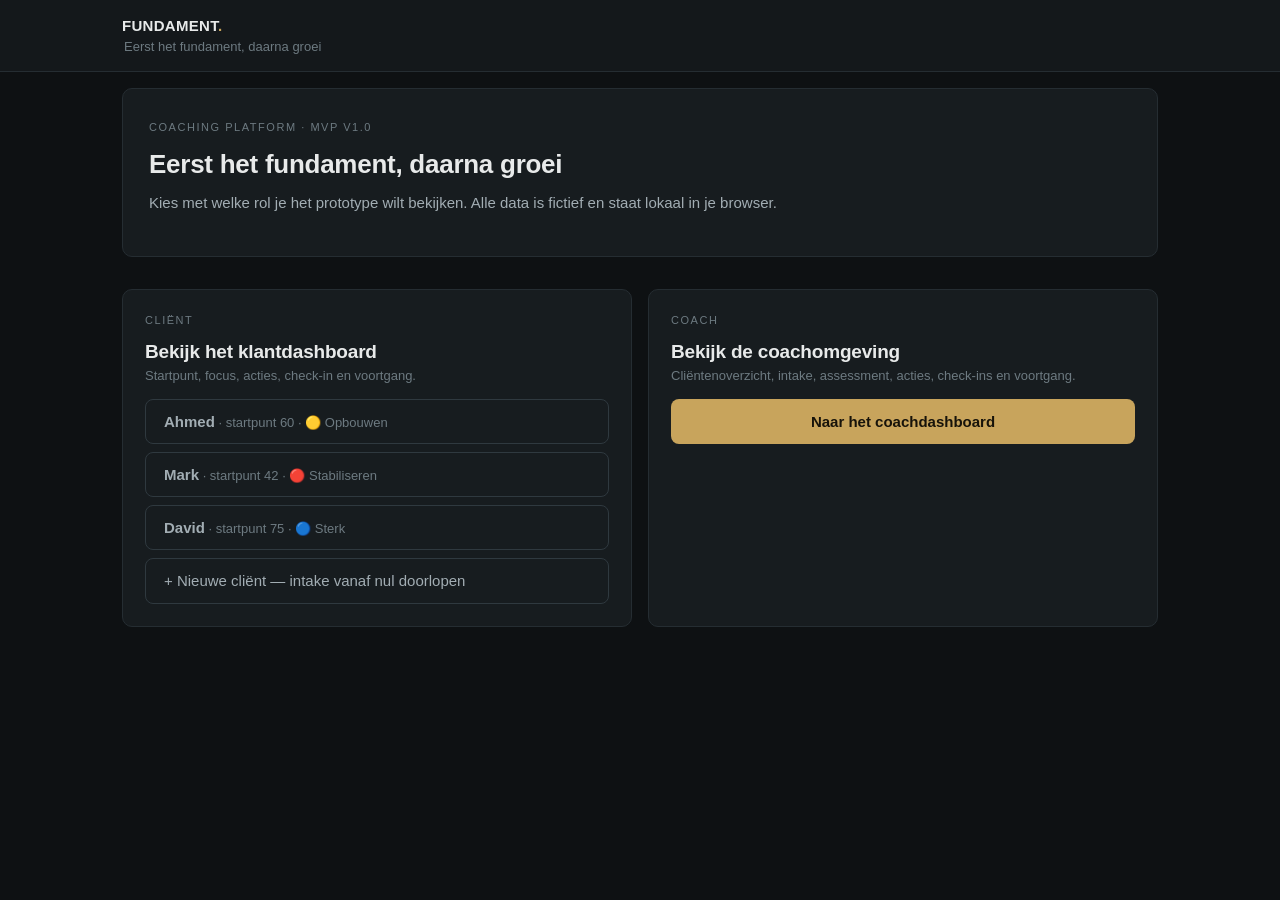
<file: coaching-platform/index.html>
<!DOCTYPE html>
<html lang="nl">
<head>
<meta charset="utf-8">
<meta name="viewport" content="width=device-width, initial-scale=1">
<title>Fundament — Coaching Platform MVP</title>
<link rel="stylesheet" href="style.css?v=11">
</head>
<body>
<header class="top" id="topbar"></header>
<main class="wrap"><div id="view"></div></main>
<script src="intake.js?v=11"></script>
<script src="scoring.js?v=11"></script>
<script src="priority.js?v=11"></script>
<script src="coaching.js?v=11"></script>
<script src="model.js?v=11"></script>
<script src="app.js?v=11"></script>
</body>
</html>
</file>
<file: coaching-platform/style.css>
/* Coaching Platform — prototype styling
   UX-principes sectie 34: volwassen, premium, rustig, weinig cognitieve load. */

:root {
  --bg:#0e1113; --bg-2:#14181b; --panel:#171c1f; --panel-2:#1c2226;
  --line:#252d32; --line-2:#2f393f;
  --ink:#e8eaea; --ink-2:#a2adb3; --ink-3:#6d7a81;
  --accent:#c8a45c; --accent-dim:#8a7038;
  --ok:#5b9c7a; --warn:#c58a4a; --crit:#b5595a;
  --r:10px; --max:1080px;
  --f: -apple-system, BlinkMacSystemFont, 'Segoe UI', Inter, Roboto, Helvetica, Arial, sans-serif;
}
* { box-sizing:border-box; }
html,body { margin:0; padding:0; }
body { background:var(--bg); color:var(--ink); font-family:var(--f); font-size:15px; line-height:1.55;
  -webkit-font-smoothing:antialiased; }
h1,h2,h3 { font-weight:600; letter-spacing:-0.01em; margin:0; }
h1 { font-size:26px; } h2 { font-size:19px; } h3 { font-size:15px; }
p { margin:0 0 12px; color:var(--ink-2); }
a { color:var(--accent); }

.wrap { max-width:var(--max); margin:0 auto; padding:0 22px 80px; }

/* ---- topbar ---- */
.top { border-bottom:1px solid var(--line); background:var(--bg-2); position:sticky; top:0; z-index:20; }
.top-in { max-width:var(--max); margin:0 auto; padding:14px 22px; display:flex; align-items:center; gap:16px; }
.brand { font-weight:600; letter-spacing:0.02em; }
.brand span { color:var(--accent); }
.tagline { color:var(--ink-3); font-size:13px; margin-left:2px; }
.top-nav { margin-left:auto; display:flex; gap:6px; flex-wrap:wrap; }
.top-nav button { background:transparent; border:1px solid transparent; color:var(--ink-2); padding:7px 13px;
  border-radius:8px; font:inherit; font-size:13px; cursor:pointer; }
.top-nav button:hover { color:var(--ink); background:var(--panel); }
.top-nav button.on { color:var(--ink); background:var(--panel-2); border-color:var(--line-2); }

/* ---- generieke blokken ---- */
.card { background:var(--panel); border:1px solid var(--line); border-radius:var(--r); padding:22px; margin:16px 0; }
.card.tight { padding:16px 18px; }
.muted { color:var(--ink-3); font-size:13px; }
.eyebrow { font-size:11px; letter-spacing:0.14em; text-transform:uppercase; color:var(--ink-3); margin-bottom:8px; }
.row { display:flex; gap:16px; flex-wrap:wrap; }
.col { flex:1 1 320px; min-width:0; }
hr.sep { border:0; border-top:1px solid var(--line); margin:22px 0; }

button.primary { background:var(--accent); color:#17130a; border:0; padding:11px 20px; border-radius:8px;
  font:inherit; font-weight:600; cursor:pointer; }
button.primary:hover { background:#d9b573; }
button.primary:disabled { background:var(--line-2); color:var(--ink-3); cursor:not-allowed; }
button.ghost { background:transparent; color:var(--ink-2); border:1px solid var(--line-2); padding:10px 18px;
  border-radius:8px; font:inherit; cursor:pointer; }
button.ghost:hover { color:var(--ink); border-color:var(--ink-3); }

/* ---- intake ---- */
.progress { height:3px; background:var(--line); border-radius:2px; overflow:hidden; margin:0 0 26px; }
.progress i { display:block; height:100%; background:var(--accent); transition:width .3s ease; }
.q { padding:22px 0; border-bottom:1px solid var(--line); }
.q:last-child { border-bottom:0; }
.q-n { color:var(--ink-3); font-size:12px; letter-spacing:0.1em; margin-bottom:6px; }
.q-label { font-size:16px; margin-bottom:4px; }
.q-hint { color:var(--ink-3); font-size:13px; margin-bottom:12px; }
input[type=text], input[type=number], input[type=time], textarea, select {
  width:100%; background:var(--bg-2); border:1px solid var(--line-2); border-radius:8px; color:var(--ink);
  padding:10px 12px; font:inherit; margin-top:8px; }
input:focus, textarea:focus, select:focus { outline:none; border-color:var(--accent-dim); }
textarea { min-height:76px; resize:vertical; }
.opts { display:flex; flex-wrap:wrap; gap:8px; margin-top:10px; }
.opt { border:1px solid var(--line-2); background:var(--bg-2); color:var(--ink-2); padding:8px 14px;
  border-radius:20px; cursor:pointer; font-size:14px; }
.opt:hover { border-color:var(--ink-3); }
.opt.on { background:var(--accent); border-color:var(--accent); color:#17130a; font-weight:600; }
.opt.off { opacity:.4; cursor:not-allowed; }
.scale { display:flex; gap:6px; margin-top:10px; flex-wrap:wrap; }
.scale b { flex:1 1 34px; text-align:center; border:1px solid var(--line-2); background:var(--bg-2);
  padding:9px 0; border-radius:8px; cursor:pointer; font-weight:500; color:var(--ink-2); font-size:14px; }
.scale b:hover { border-color:var(--ink-3); }
.scale b.on { background:var(--accent); border-color:var(--accent); color:#17130a; font-weight:700; }
.scale-legend { display:flex; justify-content:space-between; margin-top:6px; }
.nav-btns { display:flex; gap:10px; margin-top:26px; align-items:center; }
.nav-btns .muted { margin-left:auto; }

/* ---- score ---- */
.score-hero { text-align:center; padding:34px 22px 28px; }
.score-big { font-size:72px; font-weight:300; letter-spacing:-0.04em; line-height:1; color:var(--ink); }
.score-big small { font-size:22px; color:var(--ink-3); font-weight:400; }
.status-pill { display:inline-block; margin-top:14px; border:1px solid var(--line-2); color:var(--ink);
  border-radius:20px; padding:6px 16px; font-size:12px; letter-spacing:0.08em; text-transform:uppercase; }
.status-stabiliseren { border-color:var(--crit); color:#e08a8b; }
.status-opbouwen     { border-color:var(--warn); color:#dda86e; }
.status-stevig       { border-color:var(--ok);   color:#7fbf9c; }
.status-sterk        { border-color:#5a86b5;     color:#8fb4d8; }
.bars { margin-top:8px; }
.bar { margin:14px 0; }
.bar-top { display:flex; justify-content:space-between; align-items:baseline; font-size:14px; margin-bottom:6px; }
.bar-top em { font-style:normal; color:var(--ink-3); font-size:12px; }
.bar-track { height:7px; background:var(--line); border-radius:4px; overflow:hidden; }
.bar-fill { height:100%; border-radius:4px; background:var(--accent); transition:width .5s ease; }
.bar-fill.low { background:var(--crit); } .bar-fill.mid { background:var(--warn); }
.bar-fill.ok { background:var(--ok); } .bar-fill.high { background:#5a86b5; }
.focus-box { border-left:2px solid var(--accent); padding:2px 0 2px 16px; margin:6px 0 0; }
.focus-box h2 { color:var(--accent); }

/* ---- coach ---- */
/* Brede tabel scrollt in zijn eigen container; de pagina zelf nooit horizontaal. */
.tscroll { overflow-x:auto; -webkit-overflow-scrolling:touch; }
table.assess { width:100%; min-width:620px; border-collapse:collapse; font-size:13.5px; }
table.assess th { text-align:left; color:var(--ink-3); font-weight:500; font-size:11px; letter-spacing:0.1em;
  text-transform:uppercase; padding:8px 10px; border-bottom:1px solid var(--line-2); }
table.assess td { padding:10px; border-bottom:1px solid var(--line); vertical-align:top; color:var(--ink-2); }
table.assess td:first-child { color:var(--ink); white-space:nowrap; }
table.assess tr:last-child td { border-bottom:0; }
.tag { display:inline-block; font-size:10.5px; letter-spacing:0.08em; text-transform:uppercase;
  border:1px solid var(--line-2); color:var(--ink-3); border-radius:4px; padding:1px 6px; margin-left:6px; }
.tag.prov { border-color:var(--warn); color:var(--warn); }
.flag { border-left:2px solid var(--line-2); padding:8px 0 8px 14px; margin:12px 0; font-size:14px; color:var(--ink-2); }
.flag.hoog { border-color:var(--crit); } .flag.midden { border-color:var(--warn); } .flag.laag { border-color:var(--line-2); }
.fsh { display:grid; grid-template-columns:110px 1fr; gap:6px 14px; font-size:13.5px; }
.fsh dt { color:var(--ink-3); } .fsh dd { margin:0; color:var(--ink-2); }
.ovr { width:64px !important; margin:0 !important; padding:5px 8px !important; text-align:center; }
.ovr-r { width:130px !important; margin:0 0 0 6px !important; padding:5px 8px !important; }
td.nowrap { white-space:nowrap; }
.note { border-left:2px solid var(--line-2); padding:8px 0 8px 14px; margin:12px 0 0; font-size:13.5px; color:var(--ink-2); }
.note.warn { border-color:var(--warn); }
ul.plain { margin:6px 0 0; padding-left:18px; color:var(--ink-2); font-size:14px; }
ul.plain li { margin:4px 0; }
.mod-row { display:flex; gap:8px; align-items:center; margin-top:10px; flex-wrap:wrap; }
.mod-row input[type=text] { margin:0; flex:1 1 220px; }
.mod-row select { margin:0; width:auto; }
.mod-row button { white-space:nowrap; }
label.action { display:flex; gap:10px; align-items:flex-start; padding:9px 0; border-bottom:1px solid var(--line);
  cursor:pointer; font-size:14.5px; }
label.action:last-of-type { border-bottom:0; }
label.action input { width:auto; margin:3px 0 0; flex:0 0 auto; }
label.action span.done { color:var(--ink-3); text-decoration:line-through; }
pre.rec { background:var(--bg-2); border:1px solid var(--line); border-radius:8px; padding:14px; overflow-x:auto;
  font-size:11.5px; line-height:1.5; color:var(--ink-2); margin:10px 0 0; max-height:340px; }

/* ---- history ---- */
.hist { display:flex; align-items:flex-end; gap:14px; height:120px; padding-top:10px; }
.hist div { flex:0 0 46px; text-align:center; }
.hist i { display:block; background:var(--accent-dim); border-radius:4px 4px 0 0; margin-bottom:6px; }
.hist div:last-child i { background:var(--accent); }
.hist span { font-size:11px; color:var(--ink-3); }

/* ---- badges ---- */
.badges { display:flex; flex-wrap:wrap; gap:8px; }
.badge { border:1px solid var(--line-2); border-radius:8px; padding:8px 12px; font-size:13px; color:var(--ink-3); }
.badge.earned { border-color:var(--accent-dim); color:var(--accent); }

@media (max-width:640px) {
  .wrap { padding:0 14px 60px; } .card { padding:16px; } .score-big { font-size:58px; }
  .top-in { padding:12px 14px; flex-wrap:wrap; } .tagline { display:none; }
  .top-nav { margin-left:0; width:100%; }
  .top-nav button { padding:6px 10px; font-size:12px; }
  .fsh { grid-template-columns:1fr; gap:2px 0; } .fsh dd { margin-bottom:8px; }
  .nav-btns { flex-wrap:wrap; } .nav-btns .muted { margin-left:0; width:100%; }
}

/* ---- Priority Engine / sessiegids stappen ---- */
.stepbox { display:flex; gap:14px; padding:14px 0; border-top:1px solid var(--line); }
.stepbox:first-of-type { border-top:0; }
.stepnr { flex:0 0 56px; font-size:11px; letter-spacing:0.1em; text-transform:uppercase; color:var(--ink-3); padding-top:2px; }
.stepbody { flex:1 1 auto; min-width:0; }
.stepbody > b { display:block; margin-bottom:2px; }
table.assess.mini { font-size:12.5px; margin-top:10px; min-width:0; }
table.assess.mini th, table.assess.mini td { padding:6px 8px; }
button.ghost.tiny { padding:2px 9px; font-size:11.5px; margin-left:10px; }
.score-mid { font-size:26px; font-weight:300; letter-spacing:-0.02em; }
.focus-box h2.wachten { color:var(--ink-2); font-weight:400; }

/* ---- check-in ---- */
.checkin-row { padding:12px 0; border-bottom:1px solid var(--line); }
.checkin-row:last-child { border-bottom:0; }
.checkin-text { font-size:15px; margin-bottom:8px; }
.checkin-row .opt { font-size:13px; padding:6px 12px; }

/* ================= MVP v1.0 — design system aanvullingen ================= */

.hero-card { padding:30px 26px; }
.hero-card h1 { margin-bottom:6px; }
.card.center { text-align:center; }
button.wide { display:block; width:100%; text-align:left; margin-top:8px; }
button.primary.wide { text-align:center; }
.split { display:flex; gap:24px; flex-wrap:wrap; align-items:flex-start; margin-top:10px; }
.split > div { flex:1 1 260px; min-width:0; }
.score-big.small { font-size:52px; }
.score-big .arrow { color:var(--ink-3); font-size:34px; margin:0 6px; }
.level-line { margin-top:10px; color:var(--ink-2); font-size:15px; }

/* intake */
.intake-meta { display:flex; justify-content:space-between; align-items:baseline; margin:-14px 0 14px;
  font-size:12px; letter-spacing:0.14em; text-transform:uppercase; color:var(--ink-3); }
.q-label.big { font-size:20px; font-weight:500; line-height:1.4; margin-bottom:10px; }

/* spinner */
.spinner { width:26px; height:26px; margin:6px auto 18px; border:2px solid var(--line-2);
  border-top-color:var(--accent); border-radius:50%; animation:spin 0.9s linear infinite; }
@keyframes spin { to { transform:rotate(360deg); } }

/* acties op het dashboard */
.action-line { display:flex; gap:12px; align-items:flex-start; padding:11px 0; border-bottom:1px solid var(--line);
  cursor:pointer; font-size:15px; }
.action-line:last-of-type { border-bottom:0; }
.action-line .box { flex:0 0 18px; height:18px; border:1px solid var(--line-2); border-radius:4px; margin-top:2px;
  text-align:center; line-height:16px; font-size:12px; color:transparent; }
.action-line .box.on { background:var(--accent); border-color:var(--accent); color:#17130a; }
.action-line span.done { color:var(--ink-3); text-decoration:line-through; }
.bar-track.big { height:10px; margin:12px 0 6px; }

/* fases */
.phases { display:flex; flex-wrap:wrap; gap:6px; margin:4px 0 10px; }
.phase { font-size:12px; padding:4px 11px; border:1px solid var(--line); border-radius:20px; color:var(--ink-3); }
.phase.on { border-color:var(--accent-dim); color:var(--accent); }

/* coach tabs */
.tabs { display:flex; gap:4px; flex-wrap:wrap; margin:16px 0 0; border-bottom:1px solid var(--line); padding-bottom:10px; }
.tabs button { background:transparent; border:1px solid transparent; color:var(--ink-2); padding:7px 13px;
  border-radius:8px; font:inherit; font-size:13.5px; cursor:pointer; }
.tabs button:hover { color:var(--ink); background:var(--panel-2); }
.tabs button.on { background:var(--panel-2); border-color:var(--line-2); color:var(--ink); }

table.assess.clickable tr:not(:first-child) { cursor:pointer; }
table.assess.clickable tr:not(:first-child):hover td { background:var(--panel-2); }

/* intake-overzicht bij de coach */
h3.cat { margin:22px 0 10px; color:var(--accent); font-size:13px; letter-spacing:0.1em; text-transform:uppercase; }
.qa { padding:9px 0; border-bottom:1px solid var(--line); }
.qa:last-child { border-bottom:0; }
.qa-q { font-size:13px; color:var(--ink-3); margin-bottom:3px; }
.qa-a { font-size:14.5px; color:var(--ink); }
.qa-x { font-size:13.5px; color:var(--ink-2); margin-top:3px; }

.goal { padding:12px 0; border-bottom:1px solid var(--line); }
.goal:last-child { border-bottom:0; }
.refl { border-left:2px solid var(--accent-dim); padding:6px 0 6px 14px; margin:10px 0; color:var(--ink-2); font-size:14.5px; }
select { width:auto; }
</file>
